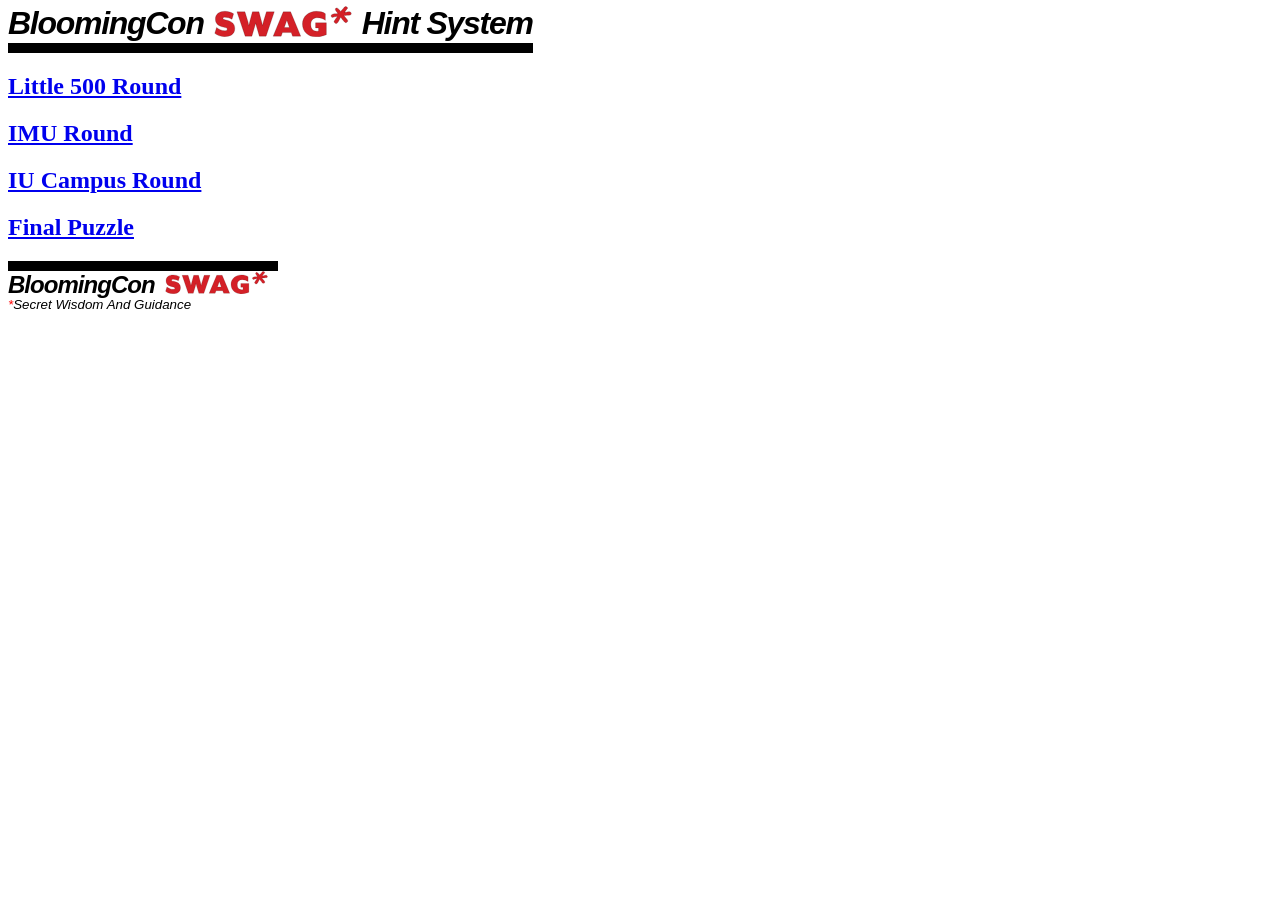
<file: index.html>
<html>
<head>
<meta name="viewport" content="width=device-width, initial-scale=1.0">
</head>

<style>
.swag-title {
  font-family: Verdana, sans-serif;
  font-size: 24pt;
  font-style: italic;
  font-weight: bold; 
  letter-spacing: -0.04em;
  line-height: 0.95;
  border-bottom: 10px solid black;
  padding-bottom: 0px;
  display: inline-block;
}

.swag-title-footer {
  font-family: Verdana, sans-serif;
  font-size: 18pt;
  font-style: italic;
  font-weight: bold; 
  letter-spacing: -0.04em;
  line-height: 0.95;
  border-top: 10px solid black;
  padding-top: 2px;
  display: inline-block;
  margin-bottom: 0;
  height: 1em;
}

.swag-footer-italic {
  font-family: Georgia, sans-serif;
  font-size: 10pt;
  font-style: italic;
  font-weight: normal; 
  display: block;
}

.title-logo {
  height: 1.1em; 
  width: auto;
  vertical-align: middle; /* Forces the image center to line up with text center */
  position: relative;
  top: -0.2em; /* Micro-adjustment nudge if the font baseline feels off */
  margin: 0 10px; /* Controls left and right spacing around the logo */
}

</style>

<div class="swag-title">
  BloomingCon<img src="swag.svg" alt="SWAG*" class="title-logo">Hint System
</div>


<h2><a href="#" class="toggle-btn" data-target="Little500">Little 500 Round</a></h2>
<div id="Little500" class="toggle-content" style="display: none;">
	<h3><a href="#" class="toggle-btn" data-target="HOOSIER">Hoosier the Bison</a></h3>
	<div id="HOOSIER" class="toggle-content" style="display: none;">
		<h4><a href="#" class="toggle-btn" data-target="HOOSIERHint1">Hint 1</a></h4>
		<div id="HOOSIERHint1" class="toggle-content" style="display: none;">
		Of each grid's four connected sets of items, the set not easily linked to one of the three mascots (particularly hinted by the large word in its description) makes up half the clue to your final answer.
		</div>
		<h4><a href="#" class="toggle-btn" data-target="HOOSIERHint2">Hint 2</a></h4>
		<div id="HOOSIERHint2" class="toggle-content" style="display: none;">
		In the first grid, JOE Bruin might also like words like Cool or Schmo. In the second grid, Bucky from WISCONSIN really likes Brie Larsen.
		</div>
		<h4><a href="#" class="toggle-btn" data-target="HOOSIERHint3">Hint 3</a></h4>
		<div id="HOOSIERHint3" class="toggle-content" style="display: none;">
		In the first grid, Herky the HAWKEYE likes one of Brie Larson's characters. In the second grid, GOLDY the Gopher would like a Silver Bullet.
		</div>
		<h4><a href="#" class="toggle-btn" data-target="HOOSIERHint4">Hint 4</a></h4>
		<div id="HOOSIERHint4" class="toggle-content" style="display: none;">
		In the first grid, Sparty the SPARTAN likes answers that hide things from his Grecian homeland. In the second grid, Testudo the TERRAPIN likes things that are protected in a very specific way.
		</div>
		<h4><a href="#" class="toggle-btn" data-target="HOOSIERHint5">Hint 5</a></h4>
		<div id="HOOSIERHint5" class="toggle-content" style="display: none;">
		Your final answer is the five-word commonality between the clues "visor," "market," "impose," and "natural" (think about a word that can precede all 4): along with the four-letter commonality between "glass wand," "winter night," "reggae music," and "hand over" (think about what kind of thing is hidden in all 4 phrases).
		</div>
	</div>
	
	<h3><a href="#" class="toggle-btn" data-target="NOTJ">The Name on the Jersey</a></h3>
	<div id="NOTJ" class="toggle-content" style="display: none;">
		<h4><a href="#" class="toggle-btn" data-target="NOTJHint1">Hint 1</a></h4>
		<div id="NOTJHint1" class="toggle-content" style="display: none;">
		If the first answer, MONARCHY, had a player name (ARCH) removed, it would look like MONY. If that player name were replaced by something else, like a single letter, it 		might make a word word that would go well with one of the teams, like the BILLS. 
		</div>
		<h4><a href="#" class="toggle-btn" data-target="NOTJHint2">Hint 2</a></h4>
		<div id="NOTJHint2" class="toggle-content" style="display: none;">
		Your clue answers need to remove player names in the following order: ARCH, ANDRE, TODD, EVE, RICK, ANNIE, JUAN, TED, ALEC, NATE, WILL.
		</div>
		<h4><a href="#" class="toggle-btn" data-target="NOTJHint3">Hint 3</a></h4>
		<div id="NOTJHint3" class="toggle-content" style="display: none;">
		The clue that needs to have WILL removed replaces it with the letter M, and the clue that needs to have ANNIE removed replaces it with the letter A.Hint 3 text
		</div>
	</div>
	
	<h3><a href="#" class="toggle-btn" data-target="REDPRINTS">Red Prints</a></h3>
	<div id="REDPRINTS" class="toggle-content" style="display: none;">
		<h4><a href="#" class="toggle-btn" data-target="REDPRINTSHint1">Hint 1</a></h4>
		<div id="REDPRINTSHint1" class="toggle-content" style="display: none;">
		Make a 6x6 grid textile plant by connecting the doors as described by the signs pointing to an adjacent room.  All rooms line up uniquely based on signs, rugs, and door 		types/placement.
		</div>
		<h4><a href="#" class="toggle-btn" data-target="REDPRINTSHint2">Hint 2</a></h4>
		<div id="REDPRINTSHint2" class="toggle-content" style="display: none;">
		Zoom out to read a rhyming couplet.  Enumeration is 3 3 1 5, 6 / 6 4 8.
		</div>
		<h4><a href="#" class="toggle-btn" data-target="REDPRINTSHint3">Hint 3</a></h4>
		<div id="REDPRINTSHint3" class="toggle-content" style="display: none;">
		The new 9-room conflguration of the textile plant depicts a thematic garment and describes its intended wearer with a message in a similar order as the original plant.
		</div>
	</div>

	<h3><a href="#" class="toggle-btn" data-target="Mountains">Working with Stone</a></h3>
	<div id="Mountains" class="toggle-content" style="display: none;">
		<h4><a href="#" class="toggle-btn" data-target="MountainsHint1">Hint 1</a></h4>
		<div id="MountainsHint1" class="toggle-content" style="display: none;">
		The blocks below each structure will come together to form a phrase clueing a specific kind of rocky formation. It might help to start with the bottom row. For example, in 		the first structure, DDRESS looks like a good start, especially since the row before it would end with a A.
		</div>
		<h4><a href="#" class="toggle-btn" data-target="MountainsHint2">Hint 2</a></h4>
		<div id="MountainsHint2" class="toggle-content" style="display: none;">
		Each phrase is missing three letters - if you know those three letters and have named the rocky formation you're describing, you should be able to fill out the clued 			individual letters below. Each "mini-pyramid" at the bottom of the page clues a single letter.					
		</div>
		<h4><a href="#" class="toggle-btn" data-target="MountainsHint3">Hint 3</a></h4>
		<div id="MountainsHint3" class="toggle-content" style="display: none;">
		Your "corner blocks" in each structure, starting with the top and moving clockwise to the bottom-right and bottom-left, are "GRE," "ASS," "LDD" in the first structure, 		"VOL," "UNG," "IND" in the second, and "SIT," "STS," "EID" in the third.
		</div>
		<h4><a href="#" class="toggle-btn" data-target="MountainsHint4">Hint 4</a></h4>
		<div id="MountainsHint4" class="toggle-content" style="display: none;">
		Your missing letters in each mountain should be "KYO," "ASN," "WEP" and can be assigned based on their position and the icon best suited to their mountain.
		</div>
	</div>
	
	<h3><a href="#" class="toggle-btn" data-target="LITTLEMETA">Little 500 Meta</a></h3>
	<div id="LITTLEMETA" class="toggle-content" style="display: none;">
		<h4><a href="#" class="toggle-btn" data-target="LITTLEMETAHint1">Hint 1</a></h4>
		<div id="LITTLEMETAHint1" class="toggle-content" style="display: none;">
		Your raygun has exactly eight uses, tied to the letters K E Y G R I P and G. Since you have four answer words, you might look at how you can "shrink" them using these letters.
		</div>
		<h4><a href="#" class="toggle-btn" data-target="LITTLEMETAHint2">Hint 2</a></h4>
		<div id="LITTLEMETAHint2" class="toggle-content" style="display: none;">
		Two letters needs to be "zapped" (removed) from each answer. For example, FIRE GIANT needs to lose two of the letters in KEYGRIPG to become something much smaller. Hint: those two letters appear in the same word in FIRE GIANT.
		</div>
		<h4><a href="#" class="toggle-btn" data-target="LITTLEMETAHint3">Hint 3</a></h4>
		<div id="LITTLEMETAHint3" class="toggle-content" style="display: none;">
		The letters you'll remove from each answer, in order on your answer submission page, are PR, YK, EG, and GI.	
		</div>
		<h4><a href="#" class="toggle-btn" data-target="LITTLEMETAHint4">Hint 4</a></h4>
		<div id="LITTLEMETAHint4" class="toggle-content" style="display: none;">
		One of your answers is a former WNBA player.
		</div>

	</div>

</div>


<h2><a href="#" class="toggle-btn" data-target="IMU">IMU Round</a></h2>
<div id="IMU" class="toggle-content" style="display: none;">
<h3><a href="#" class="toggle-btn" data-target="BASKETBALL">Basketball</a></h3>
	<div id="BASKETBALL" class="toggle-content" style="display: none;">
		<h4><a href="#" class="toggle-btn" data-target="BASKETBALLHint1">Hint 1</a></h4>
		<div id="BASKETBALLHint1" class="toggle-content" style="display: none;">
		Each play diagram illustrates a word transform, moving one or more letters into, out of, or within the name of a team. In each case, the team name (as listed) needs to lose a letter prior to transformation.
		</div>
		<h4><a href="#" class="toggle-btn" data-target="BASKETBALLHint2">Hint 2</a></h4>
		<div id="BASKETBALLHint2" class="toggle-content" style="display: none;">
		The Hose Twist, The Measurements, The Pie Filling, and The Sports Equipment transform knick, pelican, piston, and rocket, in some order.
		</div>
		<h4><a href="#" class="toggle-btn" data-target="BASKETBALLHint3">Hint 3</a></h4>
		<div id="BASKETBALLHint3" class="toggle-content" style="display: none;">
		The Big Swig, The Music-Maker, The Tracker, and The Blade transform cavalier, grizzly, raptor, and thunder, in some order.
		</div>
		<h4><a href="#" class="toggle-btn" data-target="BASKETBALLHint4">Hint 4</a></h4>
		<div id="BASKETBALLHint4" class="toggle-content" style="display: none;">
		If you need assistance with any individual play/team connection, or with finding your final answer, please ask for a volunteer or approach the Swag Desk.		
		</div>
		
	</div>
	<h3><a href="#" class="toggle-btn" data-target="BIRDLE">Birdle</a></h3>
	<div id="BIRDLE" class="toggle-content" style="display: none;">
		<h4><a href="#" class="toggle-btn" data-target="BIRDLEHint1">Hint 1</a></h4>
		<div id="BIRDLEHint1" class="toggle-content" style="display: none;">
		Birdle, working unsurprisingly like Wordle, is different primarily in that every correct guess (always the third guess in this puzzle) will be a five-letter name of a bird. A good place to start, then, is to look for greens (maybe in the three second guesses on the left side), as they share multiple letters in common, in the right space, as their correct five-letter bird name.
		</div>
		<h4><a href="#" class="toggle-btn" data-target="BIRDLEHint2">Hint 2</a></h4>
		<div id="BIRDLEHint2" class="toggle-content" style="display: none;">
		Your top row second word guesses are AGILE and ALARM, in order.
		</div>
		<h4><a href="#" class="toggle-btn" data-target="BIRDLEHint3">Hint 3</a></h4>
		<div id="BIRDLEHint3" class="toggle-content" style="display: none;">
		Your middle row second word guesses are ELDER and SQUAB, in order.
		</div>
		<h4><a href="#" class="toggle-btn" data-target="BIRDLEHint4">Hint 4</a></h4>
		<div id="BIRDLEHint4" class="toggle-content" style="display: none;">
		Your third row second word guesses are PERCH and AVIAN, in order.
		</div>
		<h4><a href="#" class="toggle-btn" data-target="BIRDLEHint5">Hint 5</a></h4>
		<div id="BIRDLEHint5" class="toggle-content" style="display: none;">
		Your birds are, in random order: Heron, Raven, Eagle, Quail, Eider, Macaw. Your final answer can be looked up online quickly - don't be scared off by the first few letters of the clue you extract from your birds.
		</div>
	</div>
	<h3><a href="#" class="toggle-btn" data-target="COLEPORTER">Cole Porter</a></h3>
	<div id="COLEPORTER" class="toggle-content" style="display: none;">
		<h4><a href="#" class="toggle-btn" data-target="COLEPORTERHint1">Hint 1</a></h4>
		<div id="COLEPORTERHint1" class="toggle-content" style="display: none;">
                  Each criss-cross should contain the name of a dish named after a famous person (e.g. Napoleon.)
		</div>
		<h4><a href="#" class="toggle-btn" data-target="COLEPORTERHint2">Hint 2</a></h4>
		<div id="COLEPORTERHint2" class="toggle-content" style="display: none;">
                  The pictures on the left clue the "food" half of the dish name - e.g. BEEF.
		</div>
		<h4><a href="#" class="toggle-btn" data-target="COLEPORTERHint3">Hint 3</a></h4>
		<div id="COLEPORTERHint3" class="toggle-content" style="display: none;">
                  The pictures on the right clue PART of the "famous" half of the dish name - e.g. WELLington.
		</div>
		<h4><a href="#" class="toggle-btn" data-target="COLEPORTERHint4">Hint 4</a></h4>
		<div id="COLEPORTERHint4" class="toggle-content" style="display: none;">
		  The answers to the clues on the right, are, in order, ALF, BURY, GRAY, HAM, ROCK, and WELL.
		</div>
	</div>
<h3><a href="#" class="toggle-btn" data-target="CREAMCRIMSON">Cream and Crimson</a></h3>
	<div id="CREAMCRIMSON" class="toggle-content" style="display: none;">
		<h4><a href="#" class="toggle-btn" data-target="CREAMCRIMSONHint1">Hint 1</a></h4>
		<div id="CREAMCRIMSONHint1" class="toggle-content" style="display: none;">
		All nine of these are base cryptic clues, all solving to something hinted at by the title and print coloring (the word Crimson and the number indicating the length of each cryptic clue's answer are printed in red).
		</div>
		<h4><a href="#" class="toggle-btn" data-target="CREAMCRIMSONHint2">Hint 2</a></h4>
		<div id="CREAMCRIMSONHint2" class="toggle-content" style="display: none;">
		All your answers will be shades of red. The kinds of cryptic clues used here include mixing up letters, double definitions, a container (an answer hidden within a word or words), and a single letter deletion.
		</div>
		<h4><a href="#" class="toggle-btn" data-target="CREAMCRIMSONHint3">Hint 3</a></h4>
		<div id="CREAMCRIMSONHint3" class="toggle-content" style="display: none;">
	In order, your cryptic clues use: mixing up letters, double definition, mixing up letters, double definition, a single letter deletion, mixing up letters, double definition, a container, and a double definition.
		</div>
		<h4><a href="#" class="toggle-btn" data-target="CREAMCRIMSONHint4">Hint 4</a></h4>
		<div id="CREAMCRIMSONHint4" class="toggle-content" style="display: none;">
		Your final clue (taking xth letters) will result in a (3 3 3) clue, which you can look up online if you don't recognize it.
		</div>
	</div>
	
<h3><a href="#" class="toggle-btn" data-target="3DCROSSWORD">A Crossword – in 3D!</a></h3>
	<div id="3DCROSSWORD" class="toggle-content" style="display: none;">
		<h4><a href="#" class="toggle-btn" data-target="3DCROSSWORDHint1">Hint 1</a></h4>
		<div id="3DCROSSWORDHint1" class="toggle-content" style="display: none;">
		  If you need hints on solving the across or down clues of the crossword, feel free to raise your hand
		  or flag down one of the helpers walking between tables. If you have completed the across and down
		  entries (or mostly so) and are trying to figure out what to do next, proceed to the next hint.
		</div>
		<h4><a href="#" class="toggle-btn" data-target="3DCROSSWORDHint2">Hint 2</a></h4>
		<div id="3DCROSSWORDHint2" class="toggle-content" style="display: none;">
		  17 Across and 19 Across "STACK PARTS" hint that putting swag-related items (maybe like the 4 you've received already) on squares might help. In this case, they might help solve your 3D clues.
		</div>
		<h4><a href="#" class="toggle-btn" data-target="3DCROSSWORDHint3">Hint 3</a></h4>
		<div id="3DCROSSWORDHint3" class="toggle-content" style="display: none;">
		  Each one of your parts (SUE, IX, PEA, ANT) can sit on a square of the crossword, transforming the
                  corresponding across and down entries into new 3D entries that include the name of the part you placed
                  there.
		</div>
		<h4><a href="#" class="toggle-btn" data-target="3DCROSSWORDHint4">Hint 4</a></h4>
		<div id="3DCROSSWORDHint4" class="toggle-content" style="display: none;">
                  The SUE card should be placed so that it overlaps and covers the upper-right hand corner of the
                  grid.  This, for example, changes the 9D entry that once was ODE to now read SUEDE.
		</div>
		<h4><a href="#" class="toggle-btn" data-target="3DCROSSWORDHint5">Hint 5</a></h4>
		<div id="3DCROSSWORDHint5" class="toggle-content" style="display: none;">
		  Once you have placed your parts on spaces, you can place the unique letters they cover up onto the
		  blanks in the bottom right, according to the distance those parts stand out in the 3rd dimension from
		  the crossword. (E.g. SUE is flattest, so its square is represented by the smallest distance.)
		</div>
	</div>

        <h3><a href="#" class="toggle-btn" data-target="LETTERMAN">David Letterman</a></h3>
	<div id="LETTERMAN" class="toggle-content" style="display: none;">
	  <h4><a href="#" class="toggle-btn" data-target="LETTERMANHint1">Hint 1</a></h4>
	  <div id="LETTERMANHint1" class="toggle-content" style="display: none;">
	    This is a cryptogram - each character in the top ten list consistently represents a different unique letter.
	  </div>
	  <h4><a href="#" class="toggle-btn" data-target="LETTERMANHint2">Hint 2</a></h4>
	  <div id="LETTERMANHint2" class="toggle-content" style="display: none;">
	    Each of David's long lost relatives is a famous "letter-man".
	  </div>
	  <h4><a href="#" class="toggle-btn" data-target="LETTERMANHint3">Hint 3</a></h4>
	  <div id="LETTERMANHint3" class="toggle-content" style="display: none;">
	    CMZ = MAN
	  </div>
	  <h4><a href="#" class="toggle-btn" data-target="LETTERMANHint4">Hint 4</a></h4>
	  <div id="LETTERMANHint4" class="toggle-content" style="display: none;">
	    Some of the cryptogram characters are not latin alphabet letters. The letter of each "letter-man" is (or describes) a character in the cryptogram.
          </div>
	  <h4><a href="#" class="toggle-btn" data-target="LETTERMANHint5">Hint 5</a></h4>
	  <div id="LETTERMANHint5" class="toggle-content" style="display: none;"n>
	    Non-latin characters are PSI, NU, and LETTER/MAIL.
          </div>
	  <h4><a href="#" class="toggle-btn" data-target="LETTERMANHint6">Hint 6</a></h4>
	  <div id="LETTERMANHint6" class="toggle-content" style="display: none;">
	    Decode the "letter-man" characters (using the cryptogram encoding system) to letters again to get the answer.
	  </div>
	</div>
	
<h3><a href="#" class="toggle-btn" data-target="IUB">IU Bloomington</a></h3>
	<div id="IUB" class="toggle-content" style="display: none;">
		<h4><a href="#" class="toggle-btn" data-target="IUBHint1">Hint 1</a></h4>
		<div id="IUBHint1" class="toggle-content" style="display: none;">
		Your first entry clues a five letter word comes after a two letter acronym or word - in this case IT CHING. When taken together, they spell a new word -that patterns repeats for each clue.
		</div>
		<h4><a href="#" class="toggle-btn" data-target="IUBHint2">Hint 2</a></h4>
		<div id="IUBHint2" class="toggle-content" style="display: none;">
		If you need assistance with any indidividual clue, ask any of the volunteers roaming between table or raise your hand. In the meantime, you may be able to solve the puzzle without solving every one of the individual clues. For help with final extraction, go ahead to the next hint.
		</div>
		<h4><a href="#" class="toggle-btn" data-target="IUBHint3">Hint 3</a></h4>
		<div id="IUBHint3" class="toggle-content" style="display: none;">
	The text above the puzzle hints that the "U" in IU Bloomington is significant. Try looking at the same positioned letters in your answers, reading down.
		</div>		
	</div>

<h3><a href="#" class="toggle-btn" data-target="MELLENCAMP">Mellencamp</a></h3>
	<div id="MELLENCAMP" class="toggle-content" style="display: none;">
		<h4><a href="#" class="toggle-btn" data-target="MELLENCAMPHint1">Hint 1</a></h4>
		<div id="MELLENCAMPHint1" class="toggle-content" style="display: none;">
		Once you've identified a few of the items in the pile, you may notice that they don't always match up with the lengths of answers in the list below. Considering the implication of Mellencamp's hit song Jack and Diane on your answers may help find something that's a better fit.
		</div>
		<h4><a href="#" class="toggle-btn" data-target="MELLENCAMPHint2">Hint 2</a></h4>
		<div id="MELLENCAMPHint2" class="toggle-content" style="display: none;">
		If you have a number of suitable answers and aren't sure of the right ordering, don't worry - the order is available. Consider the arrow running from your "top" answer to your "bottom" answer.
		</div>
		<h4><a href="#" class="toggle-btn" data-target="MELLENCAMPHint3">Hint 3</a></h4>
		<div id="MELLENCAMPHint3" class="toggle-content" style="display: none;">
	Each item in the pile forms half of a famous named couple (like "Punch" and "Judy" for starters). The pile also has a definitive top item ("Punch"), a definitive bottom item ("Teller"), and a set ordering of all the items in between, top-to-bottom looking down through the pile. Their famous partners fit the enumerations in the list below and can be indexed to find your answer.
		</div>
	</div>

<h3><a href="#" class="toggle-btn" data-target="ROBERTINDIANA">Robert Indiana</a></h3>
	<div id="ROBERTINDIANA" class="toggle-content" style="display: none;">
	  <h4><a href="#" class="toggle-btn" data-target="ROBERTINDIANAHint1">Hint 1</a></h4>
	  <div id="ROBERTINDIANAHint1" class="toggle-content" style="display: none;">
	    This puzzle page is incomplete as presented - you need to locate 4 physical jigsaw-puzzle-like pieces to solve it. Your team has the pieces somewhere in your possession.
	  </div>
	  <h4><a href="#" class="toggle-btn" data-target="ROBERTINDIANAHint2">Hint 2</a></h4>
	  <div id="ROBERTINDIANAHint2" class="toggle-content" style="display: none;">
	    Information in the puzzle footer clues the location of the missing pieces.  If you don't recognize a connection, ask others on your team.
	  </div>
	  <h4><a href="#" class="toggle-btn" data-target="ROBERTINDIANAHint3">Hint 3</a></h4>
	  <div id="ROBERTINDIANAHint3" class="toggle-content" style="display: none;">
            The SWAG tin has a cardstock false bottom, to which are taped 4 puzzle parts.  Assemble the snowman formed by these parts inside the plastic frame.
	  </div>
	  <h4><a href="#" class="toggle-btn" data-target="ROBERTINDIANAHint4">Hint 4</a></h4>
	  <div id="ROBERTINDIANAHint4" class="toggle-content" style="display: none;">
            The puzzle is assembled using natural snowman orientation inside the frame.
          </div>
	  <h4><a href="#" class="toggle-btn" data-target="ROBERTINDIANAHint5">Hint 5</a></h4>
	  <div id="ROBERTINDIANAHint5" class="toggle-content" style="display: none;">
            The 4 pieces have approximately equal space between them, top to bottom.
            3 pieces are anchored on the frame, while the head is free-floating.
            The answer to the puzzle is readable in the negative space created in the completed puzzle.
          </div>
	</div>

	<h3><a href="#" class="toggle-btn" data-target="SCHOONER">Schoonerisms</a></h3>
	<div id="SCHOONER" class="toggle-content" style="display: none;">
		<h4><a href="#" class="toggle-btn" data-target="SCHOONERHint1">Hint 1</a></h4>
		<div id="SCHOONERHint1" class="toggle-content" style="display: none;">
		Each close pair of blanks in the story is a spoonerism for a word from the left column below and a word from the right. Connecting each word pair will cross out a series of letters.
		</div>
		<h4><a href="#" class="toggle-btn" data-target="SCHOONERHint2">Hint 2</a></h4>
		<div id="SCHOONERHint2" class="toggle-content" style="display: none;">
		The letter you cross out along the way can be read in story order. The uncrossed letters will give you an enumeration for your hint phrase		</div>
		<h4><a href="#" class="toggle-btn" data-target="SCHOONERHint3">Hint 3</a></h4>
		<div id="SCHOONERHint3" class="toggle-content" style="display: none;">
		When we have a final phrase (from the crossed letters), you will need to spoonerize them again (in pairs, kind of like footnote at the bottom of the page) to get a three word clue you can interpret for your final answer.		</div>
		
	</div>


	
	<h3><a href="#" class="toggle-btn" data-target="SNC">Straight No Chaser</a></h3>
	<div id="SNC" class="toggle-content" style="display: none;">
		<h4><a href="#" class="toggle-btn" data-target="SNCHint1">Hint 1</a></h4>
		<div id="SNCHint1" class="toggle-content" style="display: none;">
		As an example of how to find individual cocktails in this grid, look at the 7th column, starting with the generic outline of Man to find Man O'War (Man, Tower, take out the T, swap the E for an E)
		</div>
		<h4><a href="#" class="toggle-btn" data-target="SNCHint2">Hint 2</a></h4>
		<div id="SNCHint2" class="toggle-content" style="display: none;">
		When all items have been found, you should have five unused items. Those items, read left-to-right, top-to-bottom, will give you a final answer phrase.
		</div>
		
	</div>

	<h3><a href="#" class="toggle-btn" data-target="WTF">Worst to First</a></h3>
	<div id="WTF" class="toggle-content" style="display: none;">
		<h4><a href="#" class="toggle-btn" data-target="WTFHint1">Hint 1</a></h4>
		<div id="WTFHint1" class="toggle-content" style="display: none;">
		Your first set of clues all are straight solves and all answer to words (with their first letters given) that frequently have negative connotations. Your second set of words, filled in below, have the same relationship to your first of answers as do the words FIRST and WORST.
		</div>
		<h4><a href="#" class="toggle-btn" data-target="WTFHint2">Hint 2</a></h4>
		<div id="WTFHint2" class="toggle-content" style="display: none;">
		All your answers in the bottom grid are rhyming antonyms (or loose antonyms) of your top words, starting, for example with SCRAWNY as your first top grid answer and BRAWNY fitting into the third column of the bottom grid.
		</div>
	</div>

	<h3><a href="#" class="toggle-btn" data-target="IMUMETA">IMU Meta</a></h3>
	<div id="IMUMETA" class="toggle-content" style="display: none;">
		<h4><a href="#" class="toggle-btn" data-target="IMUMETAHint1">Hint 1</a></h4>
		<div id="IMUMETAHint1" class="toggle-content" style="display: none;">
		Three of your twelve answers will be used in each of the four mini-puzzles. In the upper-left, see if three of your answers have someone in common.
		</div>
		<h4><a href="#" class="toggle-btn" data-target="IMUMETAHint2">Hint 2</a></h4>
		<div id="IMUMETAHint2" class="toggle-content" style="display: none;">
		In the upper right, three of your answers contain words that you might find together at one particular establishment.
		</div>
		<h4><a href="#" class="toggle-btn" data-target="IMUMETAHint3">Hint 3</a></h4>
		<div id="IMUMETAHint3" class="toggle-content" style="display: none;">
		In the lower left, three of your answers, taken in a specific order, are the first three words in the name of a particular fraternal organization. Searching three possible words online might be helpful.
		</div>
		<h4><a href="#" class="toggle-btn" data-target="IMUMETAHint4">Hint 4</a></h4>
		<div id="IMUMETAHint4" class="toggle-content" style="display: none;">
		In the lower right, three of your words have the right number of letters to fit into the blanks and have a LOT of those letters in common. In fact, six of them always appear in the same order.
		</div>
	</div>


</div>

<h2><a href="#" class="toggle-btn" data-target="IUCAMPUS">IU Campus Round</a></h2>
<div id="IUCAMPUS" class="toggle-content" style="display: none;">
	<h3><a href="#" class="toggle-btn" data-target="CRAFT">C.R.A.F.T. </a></h3>
	<div id="CRAFT" class="toggle-content" style="display: none;">
		<h4><a href="#" class="toggle-btn" data-target="CRAFTHint1">Hint 1</a></h4>
		<div id="CRAFTHint1" class="toggle-content" style="display: none;">
		At the end, you should have 18 5-letter acronyms made up of 5 appropriate words chosen as 2 words from the first column, then a word from the second, and lastly two words from the third. If you need a hint on any individual acronym, raise your hand or ask one of the volunteers.
		</div>
		<h4><a href="#" class="toggle-btn" data-target="CRAFTHint2">Hint 2</a></h4>
		<div id="CRAFTHint2" class="toggle-content" style="display: none;">
		Once you have solved all or most of the 18 acronyms, you should be able to add the two numbers (from the middle and last columns) and grab that new letter from the acronym (a 2 and a +2 together would mean choosing the fourth letter from the acronym). Reading down your 18 in order will get you five words whose enumerations are provided at the bottom. You may need to look online for the identities of some of these words.		</div>
		<h4><a href="#" class="toggle-btn" data-target="CRAFTHint3">Hint 3</a></h4>
		<div id="CRAFTHint3" class="toggle-content" style="display: none;">
		The 5 words you get at the end all have something in common, and something that might be particularly applicable to how you solved this puzzle.		</div>
		<h4><a href="#" class="toggle-btn" data-target="CRAFTHint4">Hint 4</a></h4>
		<div id="CRAFTHint4" class="toggle-content" style="display: none;">
		The 5 items are all locations in a given area, and make, in order, an appropriate 5-letter acronym, your answer.		</div>
		
	</div>

	<h3><a href="#" class="toggle-btn" data-target="CROSSWORD">Cross Word</a></h3>
	<div id="CROSSWORD" class="toggle-content" style="display: none;">
		<h4><a href="#" class="toggle-btn" data-target="CROSSWORDHint1">Hint 1</a></h4>
		<div id="CROSSWORDHint1" class="toggle-content" style="display: none;">
                  The puzzle diagram represents all possible compound words which can be formed from pairs of words in the given
		  list at the bottom of the page. All the symbols representing compound words are illustrated
                  and described in the bottom left box.
		</div>
		<h4><a href="#" class="toggle-btn" data-target="CROSSWORDHint2">Hint 2</a></h4>
		<div id="CROSSWORDHint2" class="toggle-content" style="display: none;">
                  Start with the "GIMME" words, each of which should be uniquely placeable in one of the bold blue
                  spaces, guided by the direct relationships illustrated for each such space.
		</div>
		<h4><a href="#" class="toggle-btn" data-target="CROSSWORDHint3">Hint 3</a></h4>
		<div id="CROSSWORDHint3" class="toggle-content" style="display: none;">
                  The leftmost column of 5 words in the bottom half contains the words WORK, BOAT, FIRE, HORSE, and SAND, in order.
		</div>
		<h4><a href="#" class="toggle-btn" data-target="CROSSWORDHint4">Hint 4</a></h4>
		<div id="CROSSWORDHint4" class="toggle-content" style="display: none;">
                  The rightmost column of 5 words in the bottom half contains the words BOARD, LINE, STAND, WATER, and
                  LAND, in order.
		</div>
		<h4><a href="#" class="toggle-btn" data-target="CROSSWORDHint5">Hint 5</a></h4>
		<div id="CROSSWORDHint5" class="toggle-content" style="display: none;">
                  The answer is a 6-letter word clued by the 3 words in the green dashed boxes, read in left-to-right order.
		</div>
	</div>

	<h3><a href="#" class="toggle-btn" data-target="Deviltree">Deviltree</a></h3>
	<div id="Deviltree" class="toggle-content" style="display: none;">
		<h4><a href="#" class="toggle-btn" data-target="DeviltreeHint1">Hint 1</a></h4>
		<div id="DeviltreeHint1" class="toggle-content" style="display: none;">
		  Your first three clues need the trees CEDAR, PEACH, and WILLOW, in some order.
		</div>
		<h4><a href="#" class="toggle-btn" data-target="DeviltreeHint2">Hint 2</a></h4>
		<div id="DeviltreeHint2" class="toggle-content" style="display: none;">
		  Your second three clues need the trees CASHEW, CYPRESS, and PALM, in some order.
		</div>
		<h4><a href="#" class="toggle-btn" data-target="DeviltreeHint3">Hint 3</a></h4>
		<div id="DeviltreeHint3" class="toggle-content" style="display: none;">
		  Some words that are split apart by trees include: sink, same, pies, need, gin, test
		</div>
		<h4><a href="#" class="toggle-btn" data-target="DeviltreeHint4">Hint 4</a></h4>
		<div id="DeviltreeHint4" class="toggle-content" style="display: none;">
		  The last three (that don't split any words) have trees inserted after the words in, fan, and her.
		</div>
	</div>
	
	
	<h3><a href="#" class="toggle-btn" data-target="FOUNTAIN">Showalter Fountain</a></h3>
	<div id="FOUNTAIN" class="toggle-content" style="display: none;">
		<h4><a href="#" class="toggle-btn" data-target="FOUNTAINHint1">Hint 1</a></h4>
		<div id="FOUNTAINHint1" class="toggle-content" style="display: none;">
		  You will need the 8 physical SWAG parts earned from the previous 2 rounds to complete this puzzle.
		</div>
		<h4><a href="#" class="toggle-btn" data-target="FOUNTAINHint2">Hint 2</a></h4>
		<div id="FOUNTAINHint2" class="toggle-content" style="display: none;">
	          Each part can uniquely be associated with one repair instruction on the plaque, and with one
                  labelled hole. Applying each instruction, given the context of its part, to the corresponding hole,
                  will produce a word or phrase which is an action or object which (sometimes humourously) might stop
                  a water leak.  For example, the "hind parts" of the ELK (LK) "lent to" the hole CAU, form the word CAULK.  This
                  set of associations tells you which parts need to cover which holes.
		</div>
		<h4><a href="#" class="toggle-btn" data-target="FOUNTAINHint3">Hint 3</a></h4>
		<div id="FOUNTAINHint3" class="toggle-content" style="display: none;">
                  Wendy has pigtails, one on each side. Sue's last name is Bird.  
		</div>
		<h4><a href="#" class="toggle-btn" data-target="FOUNTAINHint4">Hint 4</a></h4>
		<div id="FOUNTAINHint4" class="toggle-content" style="display: none;">
                   In clue order, the unrepaired holes are PIPECH, LUMBER, IIALIIE, CUNDER, CRAORK, UMCLO, CAU,
                   USENGIN.
		</div>
		<h4><a href="#" class="toggle-btn" data-target="FOUNTAINHint5">Hint 5</a></h4>
		<div id="FOUNTAINHint5" class="toggle-content" style="display: none;">
                  The repairs are PIPE WRENCH, PLUMBER, VALVE, COVER, CRAM CORK, GUM CLOG, CAULK, and VENUS ENGINEER.
		</div>
		<h4><a href="#" class="toggle-btn" data-target="FOUNTAINHint6">Hint 6</a></h4>
		<div id="FOUNTAINHint6" class="toggle-content" style="display: none;">
                  You may have to rotate or nudge the parts to fit them all on the fountain. 3 unlabelled holes are
                  forced to remain uncovered. 2 other holes may or may not be partially covered.
		</div>
		<h4><a href="#" class="toggle-btn" data-target="FOUNTAINHint7">Hint 7</a></h4>
		<div id="FOUNTAINHint7" class="toggle-content" style="display: none;">
                   Once all parts are positioned correctly, align the arrows, then rotate the fountain clockwise and
                   read letters visible through the holes as the fountain rotates.
                   Only 3 holes reveal letters in the answer.  The answer is 7 letters, 5 of which are unique.
		</div>
	</div>


	<h3><a href="#" class="toggle-btn" data-target="MISSING">IU Campus Meta</a></h3>
	<div id="MISSING" class="toggle-content" style="display: none;">
		<h4><a href="#" class="toggle-btn" data-target="MISSINGHint1">Hint 1</a></h4>
		<div id="MISSINGHint1" class="toggle-content" style="display: none;">
		  The missing piece is something you have seen around campus all weekend.
		</div>
		<h4><a href="#" class="toggle-btn" data-target="MISSINGHint2">Hint 2</a></h4>
		<div id="MISSINGHint2" class="toggle-content" style="display: none;">
		  It is also missing from the footer of the puzzle sheet.
		</div>
		<h4><a href="#" class="toggle-btn" data-target="MISSINGHint3">Hint 3</a></h4>
		<div id="MISSINGHint3" class="toggle-content" style="display: none;">
		  The missing piece is the IU logo.  Each answer can be used as a "lens" to interpret what this logo looks (sort of) like.
		</div>
		<h4><a href="#" class="toggle-btn" data-target="MISSINGHint4">Hint 4</a></h4>
		<div id="MISSINGHint4" class="toggle-content" style="display: none;">
		  Your four puzzle answers interpret the logo in different ways to give new words that are, in answer sheet order, lengths 3, 6, 2, 7.
		</div>
		<h4><a href="#" class="toggle-btn" data-target="MISSINGHintNW1">NW - Hint 1</a></h4>
		<div id="MISSINGHintNW1" class="toggle-content" style="display: none;">
                  Neptune carries a seven-letter weapon. Copy the letters down (all 7 to the left, and first 4 to the right) as illustrated, and complete the second word.
		</div>
		<h4><a href="#" class="toggle-btn" data-target="MISSINGHintNW2">NW - Hint 2</a></h4>
		<div id="MISSINGHintNW2" class="toggle-content" style="display: none;">
                  Both answers are name brands and are described by a plural word.  This word also describes the pink picture.
		</div>
		<h4><a href="#" class="toggle-btn" data-target="MISSINGHintNW3">NW - Hint 3</a></h4>
		<div id="MISSINGHintNW3" class="toggle-content" style="display: none;">
                  The part name is the word which describes the white part of that picture.
		</div>
		<h4><a href="#" class="toggle-btn" data-target="MISSINGHintNE1">NE - Hint 1</a></h4>
		<div id="MISSINGHintNE1" class="toggle-content" style="display: none;">
                  The first set of blanks needs two lower case letters in their natural order.
		</div>
		<h4><a href="#" class="toggle-btn" data-target="MISSINGHintNE2">NE - Hint 2</a></h4>
		<div id="MISSINGHintNE2" class="toggle-content" style="display: none;">
                  The forked arrow pointing to the next row indicates a 180 degree rotation.
		</div>
		<h4><a href="#" class="toggle-btn" data-target="MISSINGHintNE3">NE - Hint 3</a></h4>
		<div id="MISSINGHintNE3" class="toggle-content" style="display: none;">
                  Look at the code sheet to see how you might interpret the flag.
		</div>
		<h4><a href="#" class="toggle-btn" data-target="MISSINGHintNE4">NE - Hint 4</a></h4>
		<div id="MISSINGHintNE4" class="toggle-content" style="display: none;">
                  There is a common game where this relationship makes sense.
		</div>
		<h4><a href="#" class="toggle-btn" data-target="MISSINGHintSE1">SE - Hint 1</a></h4>
		<div id="MISSINGHintSE1" class="toggle-content" style="display: none;">
                  Your missing symbol looks like a plant.
		</div>
		<h4><a href="#" class="toggle-btn" data-target="MISSINGHintSE2">SE - Hint 2</a></h4>
		<div id="MISSINGHintSE2" class="toggle-content" style="display: none;">
                  Only one common word includes the letters from the previous word in these places.
		</div>
		<h4><a href="#" class="toggle-btn" data-target="MISSINGHintSE3">SE - Hint 3</a></h4>
		<div id="MISSINGHintSE3" class="toggle-content" style="display: none;">
                  The connected circles and squares indicate a familial relationship.
		</div>
		<h4><a href="#" class="toggle-btn" data-target="MISSINGHintSW1">SW - Hint 1</a></h4>
		<div id="MISSINGHintSW1" class="toggle-content" style="display: none;">
                  Look at your code sheet for how to interpret the symbol this way.
		</div>
	</div>

</div>

<h2><a href="#" class="toggle-btn" data-target="METASWAG">Final Puzzle</a></h2>
	<div id="METASWAG" class="toggle-content" style="display: none;">
		<h4><a href="#" class="toggle-btn" data-target="METASWAGHint1">Hint 1</a></h4>
		<div id="METASWAGHint1" class="toggle-content" style="display: none;">
		  An appropriate SWAGronym for this puzzle might be Sound Words; Announce Gift!
		</div>
		<h4><a href="#" class="toggle-btn" data-target="METASWAGHint2">Hint 2</a></h4>
		<div id="METASWAGHint2" class="toggle-content" style="display: none;">
		  Order the parts so that when you say them phonetically, they sound like a description of an item.
		</div>
		<h4><a href="#" class="toggle-btn" data-target="METASWAGHint3">Hint 3 (What?)</a></h4>
		<div id="METASWAGHint3" class="toggle-content" style="display: none;">
                  The end of the message (What?) is formed by 2 SWAG parts, one of which is SUE.
		</div>
		<h4><a href="#" class="toggle-btn" data-target="METASWAGHint4">Hint 4 (Why?)</a></h4>
		<div id="METASWAGHint4" class="toggle-content" style="display: none;">
                  The penultimate section of the message (Why?) ends with the light bulb (but use its proper part name).
		</div>
		<h4><a href="#" class="toggle-btn" data-target="METASWAGHint5">Hint 5 (When?)</a></h4>
		<div id="METASWAGHint5" class="toggle-content" style="display: none;">
                  The first section of the message (When?) starts with the TOOTH.
		</div>
		<h4><a href="#" class="toggle-btn" data-target="METASWAGHint6">Hint 6 (Where?)</a></h4>
		<div id="METASWAGHint6" class="toggle-content" style="display: none;">
                  The Where? section starts at the 6th box, but the first sound of that part is not part of Where? - it is coalesced with the same sound at the end of When?
		</div>
		<h4><a href="#" class="toggle-btn" data-target="METASWAGHint7">Hint 7</a></h4>
		<div id="METASWAGHint7" class="toggle-content" style="display: none;">
                  The parts in the boxes answer <br> When? When? When? When? <br> When? (When?/Where?) (Where?/Who?) Who? <br> (Who?/Why?) Why? What? What?
		</div>
		<h4><a href="#" class="toggle-btn" data-target="METASWAGHint8">Hint 8</a></h4>
		<div id="METASWAGHint8" class="toggle-content" style="display: none;">
                  Enumeration of the descriptive message is 3 8 6-3 1* 1* 1* 1* 1* 10 8.
		</div>
	</div>

<div class="swag-title-footer">
  BloomingCon<img src="swag.svg" alt="SWAG*" class="title-logo">
</div>
<div class="swag-footer-italic">
  <span style="color: red">*</span>Secret Wisdom And Guidance
</div>


<!-- The Single Script for All Elements -->
<script>
  // 1. Select all links with the class "toggle-btn"
  const toggleLinks = document.querySelectorAll('.toggle-btn');

  // 2. Loop through each link to attach the event listener
  toggleLinks.forEach(link => {
    link.addEventListener('click', function(event) {
      event.preventDefault(); // Stop page jump
      
      // 3. Read the unique target ID from the data-target attribute
      const targetId = this.getAttribute('data-target');
      const contentBlock = document.getElementById(targetId);
      
      // 4. Toggle the display property
      if (contentBlock.style.display === 'none' || contentBlock.style.display === '') {
        contentBlock.style.display = 'block';
      } else {
        contentBlock.style.display = 'none';
      }
    });
  });
</script>

</html>
</file>
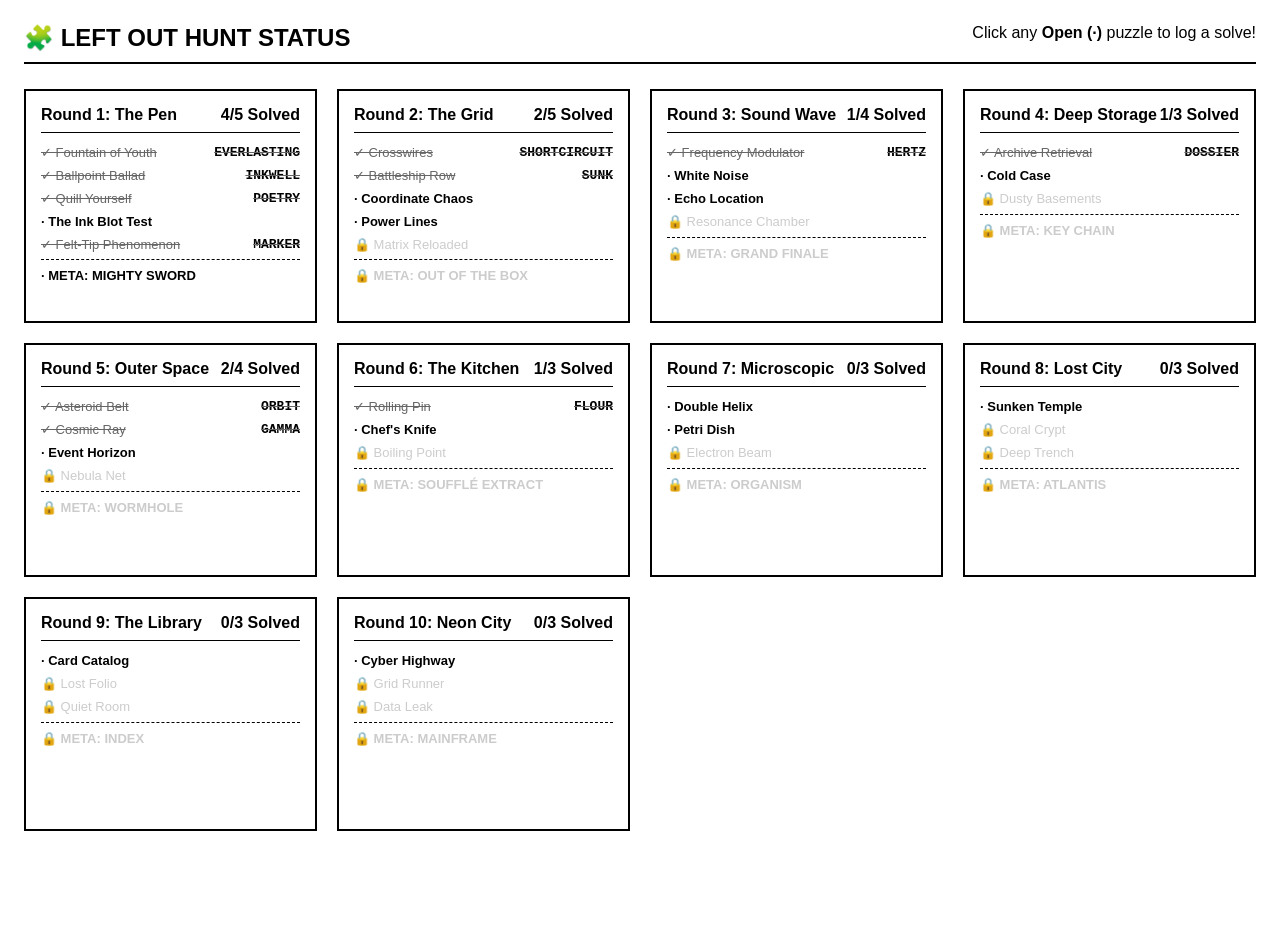
<file: leftouttrackertest.html>
<!DOCTYPE html>
<html lang="en">
<head>
    <meta charset="UTF-8">
    <title>Team Puzzle Hunt Status Dashboard</title>
    <style>
        body { font-family: sans-serif; background: #fff; color: #000; padding: 24px; margin: 0; min-height: 100vh; }
        header { margin-bottom: 25px; border-bottom: 2px solid #000; padding-bottom: 10px; display: flex; justify-content: space-between; }
        h1 { margin: 0; font-size: 24px; text-transform: uppercase; }
        .grid-container { display: grid; grid-template-columns: repeat(auto-fill, minmax(280px, 1fr)); gap: 20px; }
        .round-tile { border: 2px solid #000; padding: 15px; display: flex; flex-direction: column; min-height: 200px; }
        .round-header { border-bottom: 1px solid #000; padding-bottom: 8px; margin-bottom: 12px; display: flex; justify-content: space-between; font-weight: bold; }
        .puzzle-list { list-style: none; padding: 0; margin: 0; display: flex; flex-direction: column; gap: 6px; font-size: 13px; }
        .puzzle-item { display: flex; justify-content: space-between; align-items: center; line-height: 1.3; }
        .puzzle-item.open { font-weight: bold; cursor: pointer; }
        .puzzle-item.open:hover { background: #f5f5f5; }
        .puzzle-item.solved { color: #666; text-decoration: line-through; }
        .puzzle-item.locked { color: #ccc; }
        .answer-text { font-family: monospace; font-weight: bold; color: #000; text-decoration: none !important; text-transform: uppercase; }
        .meta-item { margin-top: auto; padding-top: 8px; border-top: 1px dashed #000; font-weight: bold; text-transform: uppercase; }
        #balloons { position: fixed; top: 0; left: 0; width: 100vw; height: 100vh; pointer-events: none; z-index: 99; overflow: hidden; }
        .balloon { position: absolute; bottom: -100px; width: 50px; height: 65px; border-radius: 50%/40% 40% 60% 60%; animation: float 4s ease-in forwards; }
        @keyframes float { 0% { transform: translateY(0); opacity: 1; } 100% { transform: translateY(-120vh); opacity: 0; } }
    </style>
</head>
<body>

    <header>
        <h1>🧩 Left Out Hunt Status</h1>
        <div>Click any <b>Open (·)</b> puzzle to log a solve!</div>
    </header>

    <div id="balloons"></div>
    <div class="grid-container" id="grid"></div>

    <script>
        // Minimized layout data model (easily expandable)
                const huntData = [
            {
                title: "Round 1: The Pen",
                stats: "4/5 Solved",
                puzzles: [
                    { name: "Fountain of Youth", status: "solved", answer: "EVERLASTING" },
                    { name: "Ballpoint Ballad", status: "solved", answer: "INKWELL" },
                    { name: "Quill Yourself", status: "solved", answer: "POETRY" },
                    { name: "The Ink Blot Test", status: "open", answer: "" },
                    { name: "Felt-Tip Phenomenon", status: "solved", answer: "MARKER" }
                ],
                meta: { name: "META: Mighty Sword", status: "open", answer: "" }
            },
            {
                title: "Round 2: The Grid",
                stats: "2/5 Solved",
                puzzles: [
                    { name: "Crosswires", status: "solved", answer: "SHORTCIRCUIT" },
                    { name: "Battleship Row", status: "solved", answer: "SUNK" },
                    { name: "Coordinate Chaos", status: "open", answer: "" },
                    { name: "Power Lines", status: "open", answer: "" },
                    { name: "Matrix Reloaded", status: "locked", answer: "" }
                ],
                meta: { name: "META: Out of the Box", status: "locked", answer: "" }
            },
            {
                title: "Round 3: Sound Wave",
                stats: "1/4 Solved",
                puzzles: [
                    { name: "Frequency Modulator", status: "solved", answer: "HERTZ" },
                    { name: "White Noise", status: "open", answer: "" },
                    { name: "Echo Location", status: "open", answer: "" },
                    { name: "Resonance Chamber", status: "locked", answer: "" }
                ],
                meta: { name: "META: Grand Finale", status: "locked", answer: "" }
            },
            {
                title: "Round 4: Deep Storage",
                stats: "1/3 Solved",
                puzzles: [
                    { name: "Archive Retrieval", status: "solved", answer: "DOSSIER" },
                    { name: "Cold Case", status: "open", answer: "" },
                    { name: "Dusty Basements", status: "locked", answer: "" }
                ],
                meta: { name: "META: Key Chain", status: "locked", answer: "" }
            },
            {
                title: "Round 5: Outer Space",
                stats: "2/4 Solved",
                puzzles: [
                    { name: "Asteroid Belt", status: "solved", answer: "ORBIT" },
                    { name: "Cosmic Ray", status: "solved", answer: "GAMMA" },
                    { name: "Event Horizon", status: "open", answer: "" },
                    { name: "Nebula Net", status: "locked", answer: "" }
                ],
                meta: { name: "META: Wormhole", status: "locked", answer: "" }
            },
            {
                title: "Round 6: The Kitchen",
                stats: "1/3 Solved",
                puzzles: [
                    { name: "Rolling Pin", status: "solved", answer: "FLOUR" },
                    { name: "Chef's Knife", status: "open", answer: "" },
                    { name: "Boiling Point", status: "locked", answer: "" }
                ],
                meta: { name: "META: Soufflé Extract", status: "locked", answer: "" }
            },
            {
                title: "Round 7: Microscopic",
                stats: "0/3 Solved",
                puzzles: [
                    { name: "Double Helix", status: "open", answer: "" },
                    { name: "Petri Dish", status: "open", answer: "" },
                    { name: "Electron Beam", status: "locked", answer: "" }
                ],
                meta: { name: "META: Organism", status: "locked", answer: "" }
            },
            {
                title: "Round 8: Lost City",
                stats: "0/3 Solved",
                puzzles: [
                    { name: "Sunken Temple", status: "open", answer: "" },
                    { name: "Coral Crypt", status: "locked", answer: "" },
                    { name: "Deep Trench", status: "locked", answer: "" }
                ],
                meta: { name: "META: Atlantis", status: "locked", answer: "" }
            },
            {
                title: "Round 9: The Library",
                stats: "0/3 Solved",
                puzzles: [
                    { name: "Card Catalog", status: "open", answer: "" },
                    { name: "Lost Folio", status: "locked", answer: "" },
                    { name: "Quiet Room", status: "locked", answer: "" }
                ],
                meta: { name: "META: Index", status: "locked", answer: "" }
            },
            {
                title: "Round 10: Neon City",
                stats: "0/3 Solved",
                puzzles: [
                    { name: "Cyber Highway", status: "open", answer: "" },
                    { name: "Grid Runner", status: "locked", answer: "" },
                    { name: "Data Leak", status: "locked", answer: "" }
                ],
                meta: { name: "META: Mainframe", status: "locked", answer: "" }
            },
            { isEmptySlot: true, label: "Round 11 Slot" },
            { isEmptySlot: true, label: "Round 12 Slot" }
        ];


        function triggerBalloons() {
            const container = document.getElementById('balloons');
            const colors = ['#ff4d4d', '#3399ff', '#33cc33', '#ffcc00', '#ff66cc'];
            for (let i = 0; i < 25; i++) {
                const b = document.createElement('div');
                b.className = 'balloon';
                b.style.background = colors[Math.floor(Math.random() * colors.length)];
                b.style.left = Math.random() * 100 + 'vw';
                b.style.animationDelay = (Math.random() * 1.5) + 's';
                b.style.transform = `scale(${0.6 + Math.random() * 0.6})`;
                container.appendChild(b);
                b.addEventListener('animationend', () => b.remove());
            }
        }

        function solvePuzzle(rIdx, pIdx, isMeta) {
            const r = huntData[rIdx];
            const p = isMeta ? r.meta : r.puzzles[pIdx];
            const ans = prompt(`Enter solution code for "${p.name}":`);
            if (!ans || !ans.trim()) return;

            p.status = "solved";
            p.answer = ans.trim().toUpperCase();

            if (!isMeta) {
                r.stats = `${r.puzzles.filter(x => x.status === "solved").length}/${r.puzzles.length} Solved`;
            }
            render();
            triggerBalloons();
        }

        function render() {
            const container = document.getElementById('grid');
            container.innerHTML = "";

            huntData.forEach((r, rIdx) => {
                const tile = document.createElement('div');
                tile.className = 'round-tile';

                let pHTML = "";
                r.puzzles.forEach((p, pIdx) => {
                    const sym = p.status === "solved" ? "✓" : (p.status === "locked" ? "🔒" : "·");
                    const clk = p.status === 'open' ? `onclick="solvePuzzle(${rIdx}, ${pIdx}, false)"` : '';
                    pHTML += `<li class="puzzle-item ${p.status}" ${clk}><div>${sym} ${p.name}</div>${p.answer ? `<span class="answer-text">${p.answer}</span>` : ''}</li>`;
                });

                const mSym = r.meta.status === "solved" ? "✓" : (r.meta.status === "locked" ? "🔒" : "·");
                const mClk = r.meta.status === 'open' ? `onclick="solvePuzzle(${rIdx}, null, true)"` : '';

                tile.innerHTML = `
                    <div class="round-header"><span>${r.title}</span><span>${r.stats}</span></div>
                    <ul class="puzzle-list">
                        ${pHTML}
                        <li class="puzzle-item meta-item ${r.meta.status}" ${mClk}><div>${mSym} ${r.meta.name}</div>${r.meta.answer ? `<span class="answer-text">${r.meta.answer}</span>` : ''}</li>
                    </ul>`;
                container.appendChild(tile);
            });
        }

        render();
    </script>
</body>
</html>
</file>
